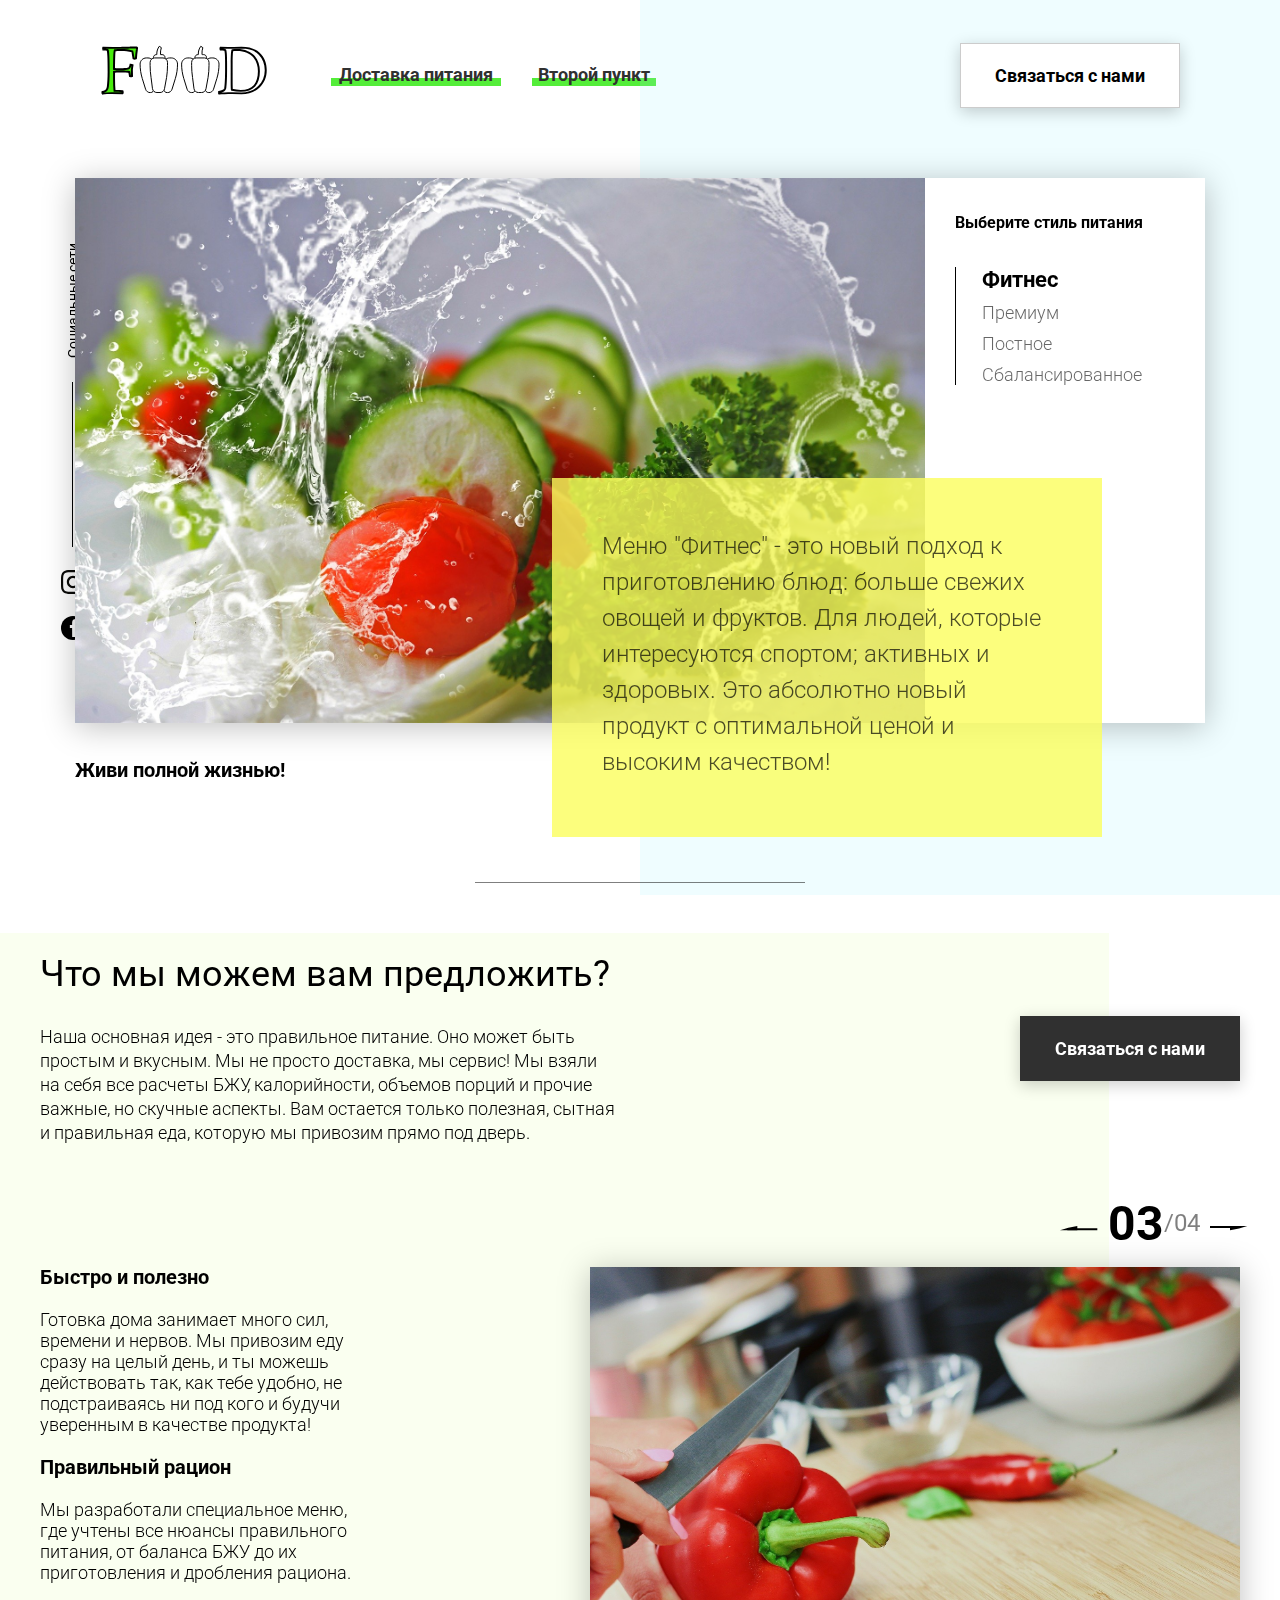
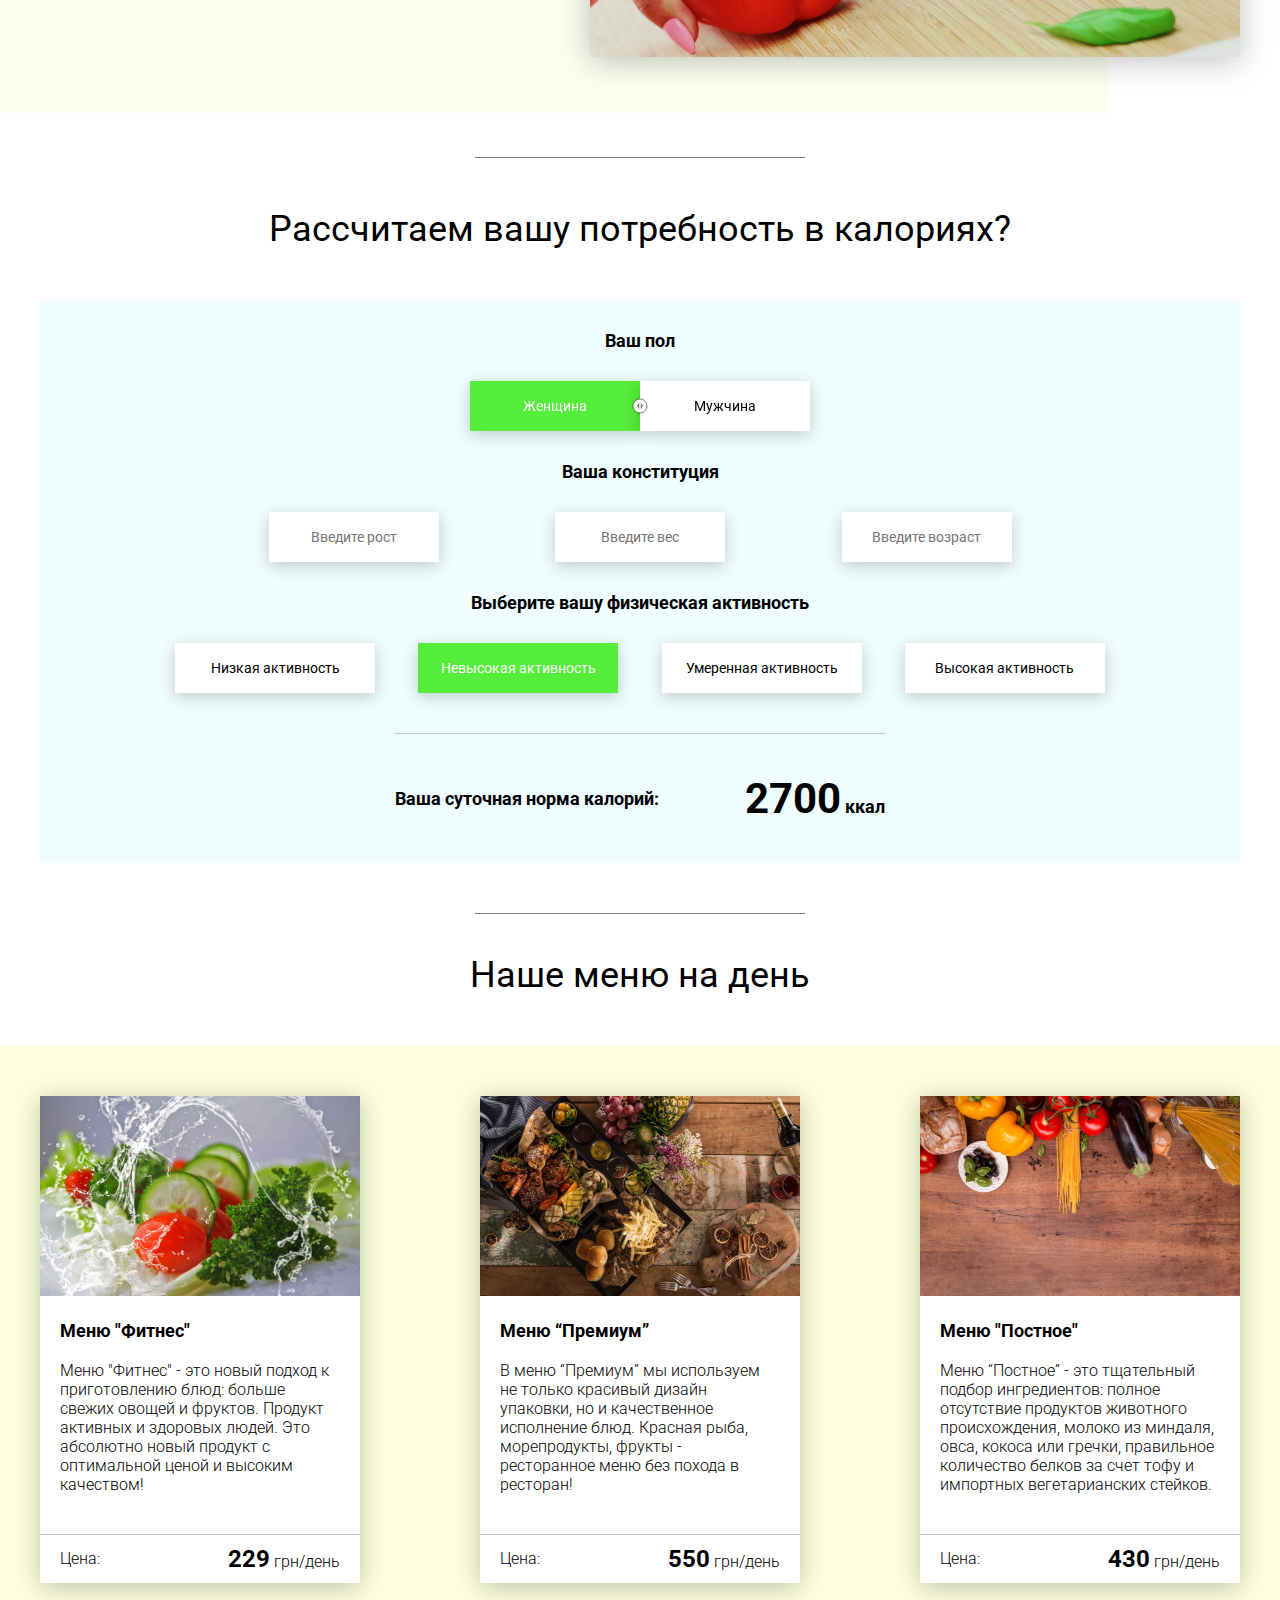
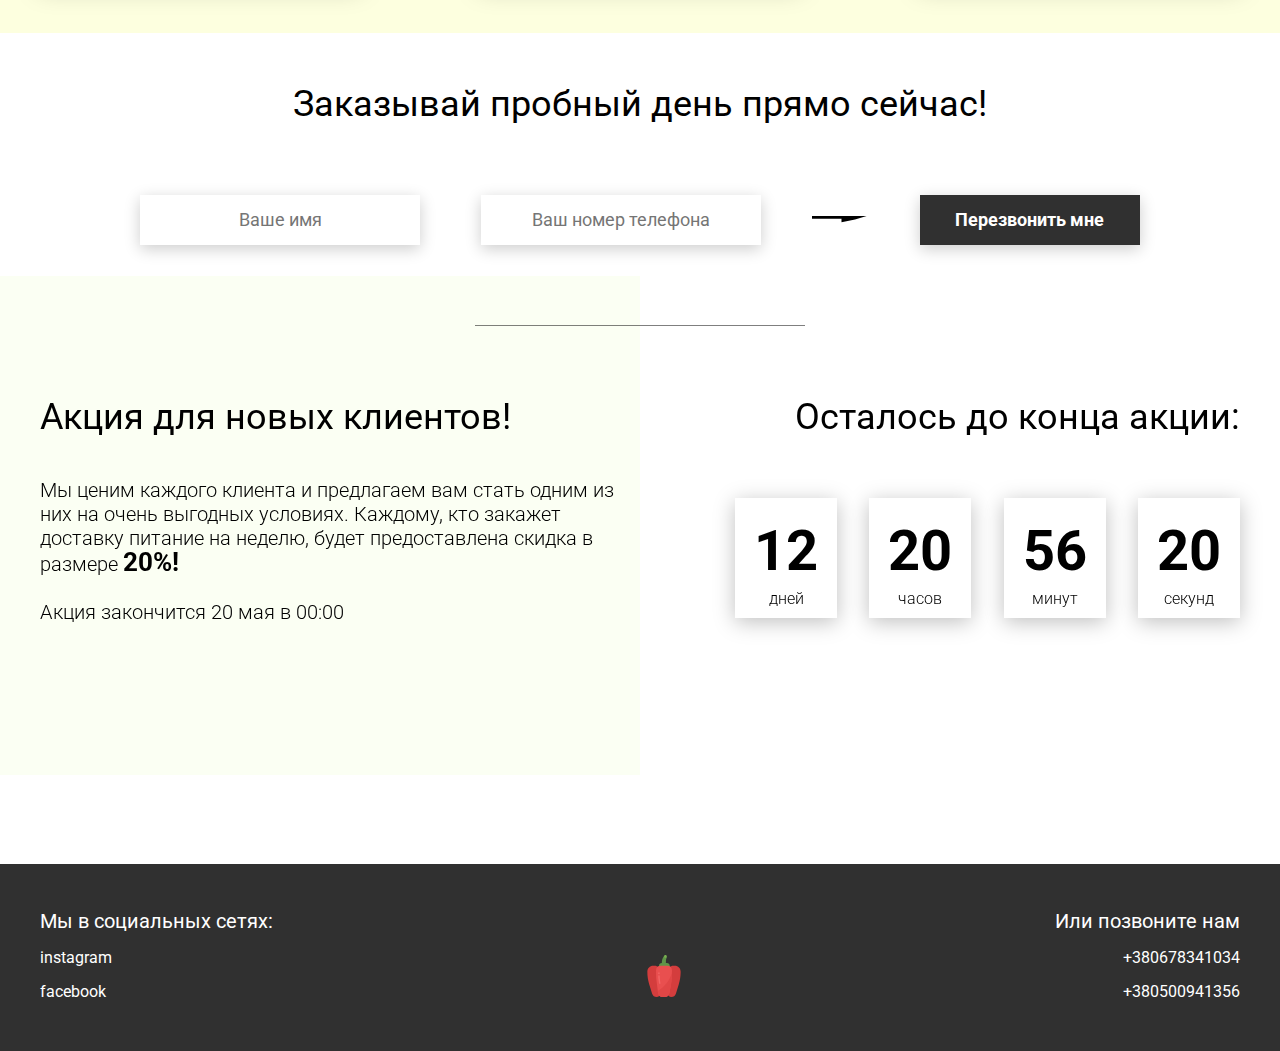
<file: Food/src/index.html>
<!DOCTYPE html>
<html lang="en">
<head>
    <meta charset="UTF-8">
    <meta name="viewport" content="width=device-width, initial-scale=1.0">
    <title>Food</title>
    <link rel="stylesheet" href="css/style.css">
</head>
<body>
    <header class="header">
        <div class="header__left-block">
            <div class="header__logo">
                <img src="icons/logo.svg" alt="Логотип">
            </div>
            <nav class="header__links">
                <a href="#" class="header__link">Доставка питания</a>
                <a href="#" class="header__link">Второй пункт</a>
            </nav>
        </div>
        <div class="header__right-block">
            <button class="btn btn_white">Связаться c нами</button>
        </div>
    </header>
    <div class="sidepanel">
        <div class="sidepanel__text"><span>Социальные сети</span></div>
        <div class="sidepanel__divider"></div>
        <a href="#" class="sidepanel__icon">
            <img src="icons/instagram.svg" alt="instagram">
        </a>
        <a href="#" class="sidepanel__icon">
            <img src="icons/facebook.svg" alt="facebook">
        </a>
    </div>

    <div class="preview">
        <div class="bgc_blue"></div>
        <div class="container">
            <div class="tabcontainer">
                <div class="tabcontent">
                    <img src="img/tabs/vegy.jpg" alt="vegy">
                    <div class="tabcontent__descr">
                        Меню "Фитнес" - это новый подход к приготовлению блюд: больше свежих овощей и фруктов. Для людей, которые интересуются спортом; активных и здоровых. Это абсолютно новый продукт с оптимальной ценой и высоким качеством!
                    </div>
                </div>
                <div class="tabcontent">
                    <img src="img/tabs/elite.jpg" alt="elite">
                    <div class="tabcontent__descr">
                        Меню “Премиум” - мы используем не только красивый дизайн упаковки, но и качественное исполнение блюд. Красная рыба, морепродукты, фрукты - ресторанное меню без похода в ресторан!                                     
                    </div>
                </div>
                <div class="tabcontent">
                    <img src="img/tabs/post.jpg" alt="post">
                    <div class="tabcontent__descr">
                        Наше специальное “Постное меню” - это тщательный подбор ингредиентов: полное отсутствие продуктов животного происхождения. Полная гармония с собой и природой в каждом элементе! Все будет Ом!                                     
                    </div>
                </div>
                <div class="tabcontent">
                    <img src="img/tabs/vegy.jpg" alt="vegy">
                    <div class="tabcontent__descr">
                        Меню "Сбалансированное" - это соответствие вашего рациона всем научным рекомендациям. Мы тщательно просчитываем вашу потребность в к/б/ж/у и создаем лучшие блюда для вас.
                    </div>
                </div>
                <div class="tabheader">
                    <h3>Выберите стиль питания</h3>
                    <div class="tabheader__items">
                        <div class="tabheader__item tabheader__item_active">Фитнес</div>
                        <div class="tabheader__item">Премиум</div>
                        <div class="tabheader__item">Постное</div>
                        <div class="tabheader__item">Сбалансированное</div>
                    </div>
                </div>
            </div>
            <div class="preview__life">Живи полной жизнью!</div>
        </div>
    </div>

    <div class="divider"></div>

    <div class="offer">
        <div class="bgc_y"></div>
        <div class="container">
            <div class="offer__text">
                <h2 class="title">Что мы можем вам предложить?</h2>
                <div class="offer__descr">
                    Наша основная идея - это правильное питание. Оно может быть простым и вкусным. Мы не просто доставка, мы сервис! Мы взяли на себя все расчеты БЖУ, калорийности, объемов порций и прочие важные, но скучные аспекты. Вам остается только полезная, сытная и правильная еда, которую мы привозим прямо под дверь.
                </div>
            </div>
            <div class="offer__action">
                <button class="btn btn_dark">Связаться с нами</button>
            </div>
        </div>
        <div class="container">
            <div class="offer__advantages">
                <h2>Быстро и полезно</h2>
                <div class="offer__advantages-text">
                    Готовка дома занимает много сил, времени и нервов. Мы привозим еду сразу на целый день, и ты можешь действовать так, как тебе удобно, не подстраиваясь ни под кого и будучи уверенным в качестве продукта!
                </div>
                <h2>Правильный рацион</h2>
                <div class="offer__advantages-text">
                    Мы разработали специальное меню, где учтены все нюансы правильного питания, от баланса БЖУ до их приготовления и дробления рациона.
                </div>
            </div>
            <div class="offer__slider">
                <div class="offer__slider-counter">
                    <div class="offer__slider-prev">
                        <img src="icons/left.svg" alt="prev">
                    </div>
                    <span id="current">03</span>
                    /
                    <span id="total">04</span>
                    <div class="offer__slider-next">
                        <img src="icons/right.svg" alt="next">
                    </div>
                </div>
                <div class="offer__slider-wrapper">
                    <div class="offer__slide">
                        <img src="img/slider/pepper.jpg" alt="pepper">
                    </div>
                    <!-- <div class="offer__slide">
                        <img src="img/slider/food-12.jpg" alt="food">
                    </div>
                    <div class="offer__slide">
                        <img src="img/slider/olive-oil.jpg" alt="oil">
                    </div>
                    <div class="offer__slide">
                        <img src="img/slider/paprika.jpg" alt="paprika">
                    </div> -->
                </div>
            </div>
        </div>
    </div>

    <div class="divider"></div>

    <div class="calculating">
        <div class="container">
            <h2 class="title">Рассчитаем вашу потребность в калориях?
            </h2>
            <div class="calculating__field">
                <div class="calculating__subtitle">
                    Ваш пол
                </div>
                <div class="calculating__choose" id="gender">
                    <div class="calculating__choose-item calculating__choose-item_active">Женщина</div>
                    <div class="calculating__choose-item">Мужчина</div>
                </div>

                <div class="calculating__subtitle">
                    Ваша конституция
                </div>
                <div class="calculating__choose calculating__choose_medium">
                    <input type="text" id="height" placeholder="Введите рост" class="calculating__choose-item">
                    <input type="text" id="weight" placeholder="Введите вес"  class="calculating__choose-item">
                    <input type="text" id="age" placeholder="Введите возраст" class="calculating__choose-item">
                </div>

                <div class="calculating__subtitle">
                    Выберите вашу физическая активность
                </div>
                <div class="calculating__choose calculating__choose_big">
                    <div id="low" class="calculating__choose-item">Низкая активность </div>
                    <div id="small"  class="calculating__choose-item calculating__choose-item_active">Невысокая активность</div>
                    <div id="medium" class="calculating__choose-item">Умеренная активность</div>
                    <div id="high" class="calculating__choose-item">Высокая активность</div>
                </div>

                <div class="calculating__divider"></div>

                <div class="calculating__total">
                    <div class="calculating__subtitle">
                        Ваша суточная норма калорий:
                    </div>
                    <div class="calculating__result">
                        <span>2700</span> ккал
                    </div>
                </div>
            </div>
        </div>
    </div>

    <div class="divider"></div>

    <div class="menu">
        <h2 class="title">Наше меню на день</h2>

        <div class="menu__field">
            <div class="container">
                <div class="menu__item">
                    <img src="img/tabs/vegy.jpg" alt="vegy">
                    <h3 class="menu__item-subtitle">Меню "Фитнес"</h3>
                    <div class="menu__item-descr">Меню "Фитнес" - это новый подход к приготовлению блюд: больше свежих овощей и фруктов. Продукт активных и здоровых людей. Это абсолютно новый продукт с оптимальной ценой и высоким качеством!</div>
                    <div class="menu__item-divider"></div>
                    <div class="menu__item-price">
                        <div class="menu__item-cost">Цена:</div>
                        <div class="menu__item-total"><span>229</span> грн/день</div>
                    </div>
                </div>
                <div class="menu__item">
                    <img src="img/tabs/elite.jpg" alt="elite">
                    <h3 class="menu__item-subtitle">Меню “Премиум”</h3>
                    <div class="menu__item-descr">В меню “Премиум” мы используем не только красивый дизайн упаковки, но и качественное исполнение блюд. Красная рыба, морепродукты, фрукты - ресторанное меню без похода в ресторан!</div>
                    <div class="menu__item-divider"></div>
                    <div class="menu__item-price">
                        <div class="menu__item-cost">Цена:</div>
                        <div class="menu__item-total"><span>550</span> грн/день</div>
                    </div>
                </div>
                <div class="menu__item">
                    <img src="img/tabs/post.jpg" alt="post">
                    <h3 class="menu__item-subtitle">Меню "Постное"</h3>
                    <div class="menu__item-descr">Меню “Постное” - это тщательный подбор ингредиентов: полное отсутствие продуктов животного происхождения, молоко из миндаля, овса, кокоса или гречки, правильное количество белков за счет тофу и импортных вегетарианских стейков. </div>
                    <div class="menu__item-divider"></div>
                    <div class="menu__item-price">
                        <div class="menu__item-cost">Цена:</div>
                        <div class="menu__item-total"><span>430</span> грн/день</div>
                    </div>
                </div>
            </div>
        </div>
    </div>

    <div class="order">
        <div class="container">
            <div class="title">Заказывай пробный день прямо сейчас!</div>
            <form action="#" class="order__form">
                <input required placeholder="Ваше имя" name="name" type="text" class="order__input">
                <input required placeholder="Ваш номер телефона" name="phone" type="phone" class="order__input">
                <img src="icons/right.svg" alt="right">
                <button class="btn btn_dark btn_min">Перезвонить мне</button>
            </form>
        </div>
    </div>

    <div class="divider"></div>

    <div class="promotion">
        <div class="bgc_y"></div>
        <div class="container">
            <div class="promotion__text">
                <div class="title">Акция для новых клиентов!</div>
                <div class="promotion__descr">
                    Мы ценим каждого клиента и предлагаем вам стать одним из них на очень выгодных условиях. 
                    Каждому, кто закажет доставку питание на неделю, будет предоставлена скидка в размере <span>20%!</span>
                    <br><br>
                    Акция закончится 20 мая в 00:00
                </div>
            </div>
            <div class="promotion__timer">
                <div class="title">Осталось до конца акции:</div>
                <div class="timer">
                    <div class="timer__block">
                        <span id="days">12</span>
                        дней
                    </div>
                    <div class="timer__block">
                        <span id="hours">20</span>
                        часов
                    </div>
                    <div class="timer__block">
                        <span id="minutes">56</span>
                        минут
                    </div>
                    <div class="timer__block">
                        <span id="seconds">20</span>
                        секунд
                    </div>
                </div>
            </div>
        </div>
    </div>

    <footer class="footer">
        <div class="container">
            <div class="social">
                <div class="subtitle">Мы в социальных сетях:</div>
                <a href="#" class="link">instagram</a>
                <a href="#" class="link">facebook</a>
            </div>
            <div class="pepper">
                <img src="icons/veg.svg" alt="pepper">
            </div>
            <div class="call">
                <div class="subtitle">Или позвоните нам</div>
                <a href="#" class="link">+380678341034</a>
                <a href="#" class="link">+380500941356</a>
            </div>
        </div>
    </footer>

    <div class="modal">
        <div class="modal__dialog">
            <div class="modal__content">
                <form action="#">
                    <div class="modal__close">&times;</div>
                    <div class="modal__title">Мы свяжемся с вами как можно быстрее!</div>
                    <input required placeholder="Ваше имя" name="name" type="text" class="modal__input">
                    <input required placeholder="Ваш номер телефона" name="phone" type="phone" class="modal__input">
                    <button class="btn btn_dark btn_min">Перезвонить мне</button>
                </form>
            </div>
        </div>
    </div>

    <script src="/Food/src/js/main.js"></script>
</body>
</html>
</file>
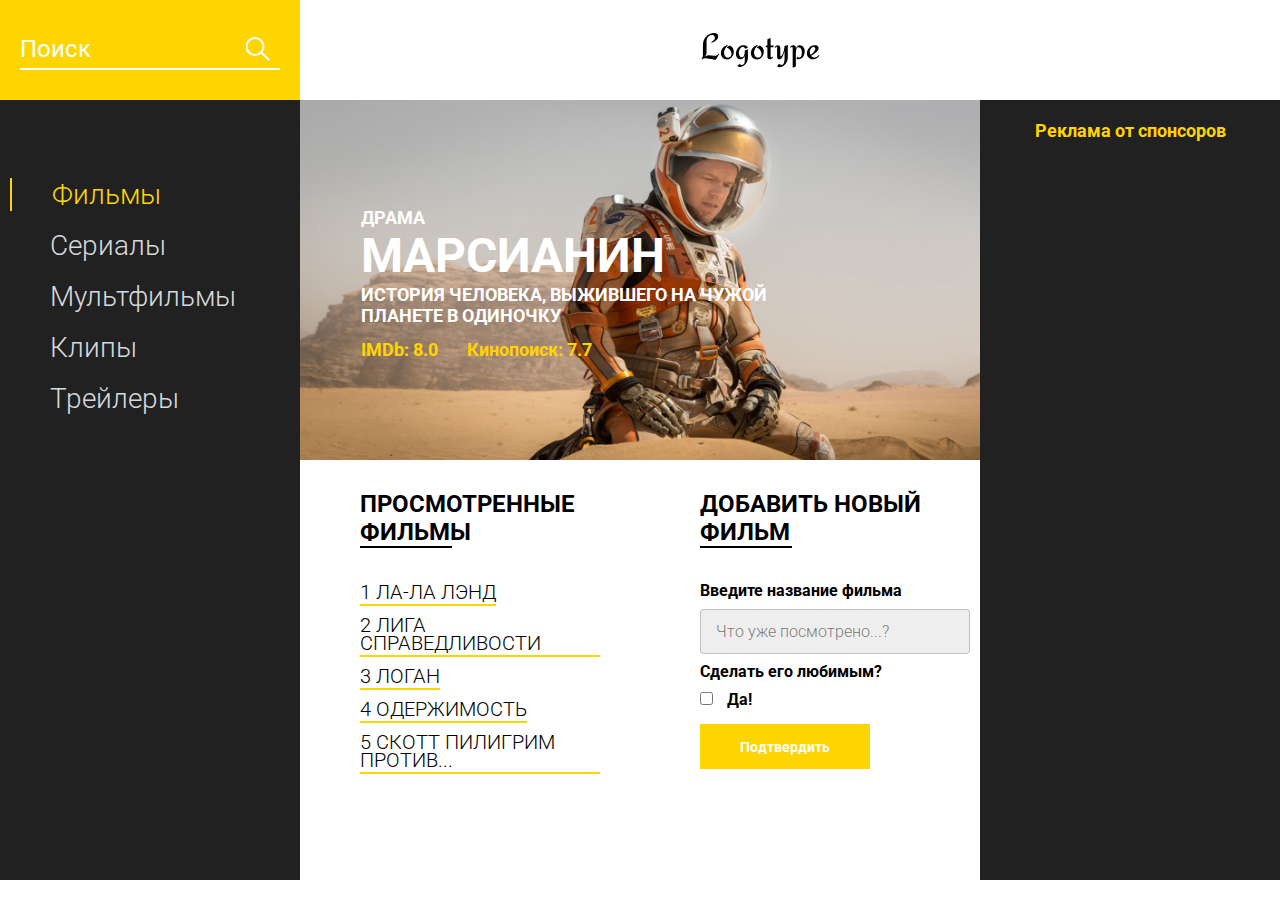
<file: website/project/index.html>
<!DOCTYPE html>
<html lang="en">
<head>
    <meta charset="UTF-8">
    <meta name="viewport" content="width=device-width, initial-scale=1.0">
    <title>Movie DB</title>
    <link href="https://fonts.googleapis.com/css?family=Roboto:300,400,700&display=swap&subset=cyrillic-ext" rel="stylesheet">
    <link rel="stylesheet" href="css/style.min.css">
</head>
<body>
    <header class="header">
        <div class="header__search">
            <form action="#">
                <input type="text" placeholder="Поиск">
            </form>
        </div>
        <div class="header__logo">
            <img src="icons/Logotype.svg" alt="logo">
        </div>
    </header>
    <main class="promo">
        <div class="promo__menu">
            <nav class="promo__menu-list">
                <ul>
                    <li><a class="promo__menu-item promo__menu-item_active" href="#">Фильмы</a></li>
                    <li><a class="promo__menu-item" href="#">Сериалы</a></li>
                    <li><a class="promo__menu-item" href="#">Мультфильмы</a></li>
                    <li><a class="promo__menu-item" href="#">Клипы</a></li>
                    <li><a class="promo__menu-item" href="#">Трейлеры</a></li>
                </ul>
            </nav>
        </div>
        <div class="promo__content">
            <div class="promo__bg">
                <div class="promo__genre">КОМЕДИЯ</div>
                <div class="promo__title">МАРСИАНИН</div>
                <div class="promo__descr">ИСТОРИЯ ЧЕЛОВЕКА, ВЫЖИВШЕГО НА ЧУЖОЙ ПЛАНЕТЕ В ОДИНОЧКУ</div>
                <div class="promo__ratings">
                    <span>IMDb: 8.0</span>
                    <span>Кинопоиск: 7.7</span>
                </div>
            </div>
            <div class="promo__interactive">
                <div>
                    <div class="promo__interactive-title">ПРОСМОТРЕННЫЕ ФИЛЬМЫ</div>
                    <ul class="promo__interactive-list">
                        <li class="promo__interactive-item">ЛОГАН
                            <div class="delete"></div>
                        </li>
                        <li class="promo__interactive-item">ЛИГА СПРАВЕДЛИВОСТИ
                            <div class="delete"></div>
                        </li>
                        <li class="promo__interactive-item">ЛА-ЛА ЛЭНД
                            <div class="delete"></div>
                        </li>
                        <li class="promo__interactive-item">ОДЕРЖИМОСТЬ
                            <div class="delete"></div>
                        </li>
                        <li class="promo__interactive-item">СКОТТ ПИЛИГРИМ ПРОТИВ...
                            <div class="delete"></div>
                        </li>
                    </ul>
                </div>
                <div>
                    <form class="add">
                        <div class="promo__interactive-title">ДОБАВИТЬ НОВЫЙ ФИЛЬМ</div>
                        <span>Введите название фильма</span>
                        <input class="adding__input" type="text" placeholder="Что уже посмотрено...?">
                        <span>Сделать его любимым?</span>
                        <input type="checkbox">
                        <span class="yes">Да!</span>
                        <button class="button">Подтвердить</button>
                    </form>
                </div>
            </div>
        </div>
        <div class="promo__adv">
            <div class="promo__adv-title">Реклама от спонсоров</div>
            <img src="img/content_1.jpg" alt="some picture">
            <img src="img/content_2.jpg" alt="some picture">
            <img src="img/content_3.png" alt="some picture">
        </div>
    </main>

    <script src="js/script.js"></script>
</body>
</html>
</file>
<file: Food/src/css/style.css>
@import url("https://fonts.googleapis.com/css?family=Roboto:300,400,700&display=swap&subset=cyrillic-ext");
* {
  -webkit-box-sizing: border-box;
          box-sizing: border-box;
  margin: 0;
  padding: 0;
  font-family: "Roboto", sans-serif;
}

a {
  text-decoration: none;
}

.btn {
  width: 220px;
  height: 65px;
  display: -webkit-box;
  display: -ms-flexbox;
  display: flex;
  -webkit-box-pack: center;
      -ms-flex-pack: center;
          justify-content: center;
  -webkit-box-align: center;
      -ms-flex-align: center;
          align-items: center;
  background-color: #fff;
  font-size: 18px;
  font-weight: bold;
  border: 1px solid rgba(0, 0, 0, 0.2);
  -webkit-box-shadow: 0px 4px 15px rgba(0, 0, 0, 0.2);
          box-shadow: 0px 4px 15px rgba(0, 0, 0, 0.2);
  cursor: pointer;
  -webkit-transition: 0.3s all;
  transition: 0.3s all;
  outline: none;
}
.btn_white {
  background-color: #fff;
}
.btn_dark {
  background-color: #303030;
  color: #fff;
  border: none;
}
.btn_min {
  height: 50px;
}
.btn:hover {
  -webkit-box-shadow: 0px 4px 30px rgba(0, 0, 0, 0.3);
          box-shadow: 0px 4px 30px rgba(0, 0, 0, 0.3);
}

.container {
  max-width: 1200px;
  margin: 0 auto;
}

.divider {
  width: 330px;
  height: 1px;
  margin: 0 auto;
  background-color: rgba(0, 0, 0, 0.5);
}

.title {
  font-size: 36px;
  font-weight: 400;
}

.header {
  display: -webkit-box;
  display: -ms-flexbox;
  display: flex;
  -webkit-box-pack: justify;
      -ms-flex-pack: justify;
          justify-content: space-between;
  -webkit-box-align: center;
      -ms-flex-align: center;
          align-items: center;
  height: 150px;
  padding: 0 100px;
}
.header__left-block {
  display: -webkit-box;
  display: -ms-flexbox;
  display: flex;
  -webkit-box-pack: justify;
      -ms-flex-pack: justify;
          justify-content: space-between;
  min-width: 550px;
}
.header__logo {
  max-width: 170px;
}
.header__logo img {
  width: 100%;
}
.header__links {
  display: -webkit-box;
  display: -ms-flexbox;
  display: flex;
  -webkit-box-align: center;
      -ms-flex-align: center;
          align-items: center;
}
.header__link {
  position: relative;
  margin-right: 45px;
  font-weight: bold;
  font-size: 18px;
  color: #303030;
}
.header__link:after {
  content: "";
  position: absolute;
  display: block;
  width: 110%;
  left: -5%;
  bottom: -1px;
  z-index: -1;
  height: 8px;
  background: #54ED39;
}
.header__link:last-child {
  margin-right: 0;
}

.sidepanel {
  position: fixed;
  left: 60px;
  top: 240px;
  height: 400px;
  width: 25px;
  display: -webkit-box;
  display: -ms-flexbox;
  display: flex;
  -webkit-box-orient: vertical;
  -webkit-box-direction: normal;
      -ms-flex-direction: column;
          flex-direction: column;
  -webkit-box-pack: justify;
      -ms-flex-pack: justify;
          justify-content: space-between;
  -webkit-box-align: center;
      -ms-flex-align: center;
          align-items: center;
}
.sidepanel__text {
  width: 120px;
  height: 120px;
  font-size: 14px;
}
.sidepanel__text span {
  display: -webkit-box;
  display: -ms-flexbox;
  display: flex;
  -webkit-transform: rotate(-90deg) translateX(-50px);
          transform: rotate(-90deg) translateX(-50px);
}
.sidepanel__divider {
  width: 1px;
  height: 165px;
  background-color: #000;
}
.sidepanel__icon {
  width: 24px;
  height: 24px;
}
.sidepanel__icon img {
  width: 100%;
}

.preview {
  padding: 28px 0 100px 0;
  position: relative;
}
.preview__life {
  font-weight: bold;
  font-size: 20px;
  margin-left: 35px;
  margin-top: 35px;
}

.bgc_blue {
  position: absolute;
  right: 0;
  top: -155px;
  width: 50vw;
  height: 900px;
  background: rgba(146, 242, 255, 0.15);
  z-index: -1;
}

.tabcontainer {
  display: -webkit-box;
  display: -ms-flexbox;
  display: flex;
  width: 1130px;
  margin: 0 auto;
  -webkit-box-shadow: 0px 4px 30px rgba(0, 0, 0, 0.25);
          box-shadow: 0px 4px 30px rgba(0, 0, 0, 0.25);
}

.tabcontent {
  width: 850px;
  position: relative;
}
.tabcontent img {
  width: 100%;
  height: 100%;
  -o-object-fit: cover;
     object-fit: cover;
}
.tabcontent__descr {
  position: absolute;
  top: 300px;
  right: -177px;
  width: 550px;
  height: 359px;
  background: rgba(251, 254, 93, 0.8);
  padding: 50px;
  font-size: 24px;
  font-weight: 300;
  line-height: 36px;
  color: rgba(0, 0, 0, 0.7);
}

.tabheader {
  width: 280px;
  padding: 35px 30px;
  background-color: #fff;
}
.tabheader h3 {
  font-weight: bold;
  font-size: 16px;
}
.tabheader__items {
  margin-top: 35px;
  padding-left: 26px;
  border-left: 1px solid black;
}
.tabheader__item {
  font-weight: bold;
  font-size: 18px;
  font-weight: 300;
  margin-top: 10px;
  color: rgba(0, 0, 0, 0.6);
  cursor: pointer;
  -webkit-transition: 0.3s all;
  transition: 0.3s all;
}
.tabheader__item_active {
  color: #000;
  font-size: 22px;
  font-weight: 700;
}

.offer {
  padding: 70px 0 100px 0;
  position: relative;
}
.offer .container {
  display: -webkit-box;
  display: -ms-flexbox;
  display: flex;
  -webkit-box-pack: justify;
      -ms-flex-pack: justify;
          justify-content: space-between;
}
.offer .bgc_y {
  position: absolute;
  width: 1109px;
  height: 780px;
  background: rgba(243, 255, 222, 0.45);
  z-index: -1;
  top: 50px;
}
.offer__text {
  width: 580px;
}
.offer__descr {
  font-size: 18px;
  margin-top: 30px;
  font-weight: 300;
  line-height: 24px;
}
.offer__action {
  display: -webkit-box;
  display: -ms-flexbox;
  display: flex;
  -webkit-box-align: center;
      -ms-flex-align: center;
          align-items: center;
  -webkit-box-pack: end;
      -ms-flex-pack: end;
          justify-content: flex-end;
}
.offer__advantages {
  width: 330px;
  margin-top: 50px;
}
.offer__advantages h2 {
  font-weight: bold;
  font-size: 20px;
  margin-top: 20px;
}
.offer__advantages h2:first-child {
  margin-top: 70px;
}
.offer__advantages-text {
  margin-top: 20px;
  font-size: 18px;
  font-weight: 300;
  line-height: 21px;
}
.offer__slider {
  width: 650px;
  margin-top: 50px;
  display: -webkit-box;
  display: -ms-flexbox;
  display: flex;
  -webkit-box-orient: vertical;
  -webkit-box-direction: normal;
      -ms-flex-direction: column;
          flex-direction: column;
  -webkit-box-align: end;
      -ms-flex-align: end;
          align-items: flex-end;
}
.offer__slider-counter {
  display: -webkit-box;
  display: -ms-flexbox;
  display: flex;
  width: 180px;
  -webkit-box-align: center;
      -ms-flex-align: center;
          align-items: center;
  font-size: 24px;
  color: rgba(0, 0, 0, 0.5);
}
.offer__slider-wrapper {
  width: 100%;
  margin-top: 15px;
  -webkit-box-shadow: 0px 4px 30px rgba(0, 0, 0, 0.25);
          box-shadow: 0px 4px 30px rgba(0, 0, 0, 0.25);
}
.offer__slider-prev {
  margin-right: 10px;
  cursor: pointer;
}
.offer__slider-next {
  margin-left: 10px;
  cursor: pointer;
}
.offer__slider #current {
  font-size: 48px;
  font-weight: bold;
  color: rgb(0, 0, 0);
}
.offer__slide {
  width: 100%;
  height: 390px;
}
.offer__slide img {
  width: 100%;
  height: 100%;
  -o-object-fit: cover;
     object-fit: cover;
}

.calculating {
  padding: 50px 0;
}
.calculating .title {
  text-align: center;
}
.calculating__field {
  width: 100%;
  margin-top: 50px;
  background: rgba(146, 242, 255, 0.15);
  padding: 30px 0 40px 0;
}
.calculating__subtitle {
  text-align: center;
  font-size: 18px;
  font-weight: bold;
  margin-top: 30px;
}
.calculating__subtitle:first-child {
  margin-top: 0;
}
.calculating #gender:after {
  content: "";
  position: absolute;
  top: 50%;
  -webkit-transform: translateY(-50%);
          transform: translateY(-50%);
  display: block;
  width: 16px;
  height: 16px;
  background: url("../icons/switch.svg") center center/cover no-repeat;
}
.calculating__choose {
  position: relative;
  display: -webkit-box;
  display: -ms-flexbox;
  display: flex;
  margin-top: 30px;
  -webkit-box-pack: center;
      -ms-flex-pack: center;
          justify-content: center;
}
.calculating__choose-item {
  display: -webkit-box;
  display: -ms-flexbox;
  display: flex;
  -webkit-box-align: center;
      -ms-flex-align: center;
          align-items: center;
  -webkit-box-pack: center;
      -ms-flex-pack: center;
          justify-content: center;
  width: 170px;
  height: 50px;
  padding: 0 10px;
  background: #FFFFFF;
  -webkit-box-shadow: 0px 4px 15px rgba(0, 0, 0, 0.2);
          box-shadow: 0px 4px 15px rgba(0, 0, 0, 0.2);
  border: none;
  text-align: center;
  font-size: 14px;
  cursor: pointer;
  outline: none;
  -webkit-transition: 0.3s all;
  transition: 0.3s all;
}
.calculating__choose-item_active {
  color: #fff;
  background-color: #54ED39;
}
.calculating__choose_medium {
  width: 743px;
  -webkit-box-pack: justify;
      -ms-flex-pack: justify;
          justify-content: space-between;
  margin: 30px auto 0 auto;
}
.calculating__choose_big {
  width: 930px;
  -webkit-box-pack: justify;
      -ms-flex-pack: justify;
          justify-content: space-between;
  margin: 30px auto 0 auto;
}
.calculating__choose_big .calculating__choose-item {
  width: 200px;
}
.calculating__divider {
  width: 490px;
  height: 1px;
  margin: 40px auto;
  background-color: rgba(0, 0, 0, 0.2);
}
.calculating__total {
  width: 490px;
  margin: 0 auto;
  display: -webkit-box;
  display: -ms-flexbox;
  display: flex;
  -webkit-box-pack: justify;
      -ms-flex-pack: justify;
          justify-content: space-between;
  -webkit-box-align: center;
      -ms-flex-align: center;
          align-items: center;
}
.calculating__result {
  font-size: 18px;
  font-weight: bold;
}
.calculating__result span {
  font-size: 42px;
}

.menu {
  padding: 40px 0 50px 0;
}
.menu .container {
  display: -webkit-box;
  display: -ms-flexbox;
  display: flex;
  -webkit-box-pack: justify;
      -ms-flex-pack: justify;
          justify-content: space-between;
  -webkit-box-align: start;
      -ms-flex-align: start;
          align-items: flex-start;
}
.menu .title {
  text-align: center;
}
.menu__field {
  margin-top: 50px;
  padding: 50px 0;
  width: 100%;
  background: rgba(249, 254, 126, 0.25);
}
.menu__item {
  width: 320px;
  min-height: 450px;
  background: #FFFFFF;
  -webkit-box-shadow: 0px 4px 25px rgba(0, 0, 0, 0.25);
          box-shadow: 0px 4px 25px rgba(0, 0, 0, 0.25);
  font-size: 16px;
  font-weight: 300;
}
.menu__item img {
  width: 100%;
  height: 200px;
  -o-object-fit: cover;
     object-fit: cover;
}
.menu__item-subtitle {
  font-weight: bold;
  font-size: 18px;
  padding: 0 20px;
  margin-top: 20px;
}
.menu__item-descr {
  margin-top: 20px;
  padding: 0 20px;
}
.menu__item-divider {
  width: 100%;
  height: 1px;
  background-color: rgba(0, 0, 0, 0.25);
  margin-top: 40px;
}
.menu__item-price {
  display: -webkit-box;
  display: -ms-flexbox;
  display: flex;
  -webkit-box-pack: justify;
      -ms-flex-pack: justify;
          justify-content: space-between;
  -webkit-box-align: center;
      -ms-flex-align: center;
          align-items: center;
  padding: 10px 20px;
}
.menu__item-price span {
  font-size: 24px;
  font-weight: bold;
}

.order {
  padding-bottom: 80px;
}
.order .title {
  text-align: center;
}
.order__form {
  margin-top: 70px;
  padding: 0 100px;
  display: -webkit-box;
  display: -ms-flexbox;
  display: flex;
  -webkit-box-pack: justify;
      -ms-flex-pack: justify;
          justify-content: space-between;
  -webkit-box-align: center;
      -ms-flex-align: center;
          align-items: center;
}
.order__form img {
  -webkit-transform: scale(1.5);
          transform: scale(1.5);
}
.order__input {
  width: 280px;
  height: 50px;
  background: #FFFFFF;
  -webkit-box-shadow: 0px 4px 15px rgba(0, 0, 0, 0.2);
          box-shadow: 0px 4px 15px rgba(0, 0, 0, 0.2);
  border: none;
  font-size: 18px;
  text-align: center;
  padding: 0 20px;
  outline: none;
}

.promotion {
  padding: 70px 0 240px 0;
  position: relative;
}
.promotion .container {
  display: -webkit-box;
  display: -ms-flexbox;
  display: flex;
}
.promotion .bgc_y {
  position: absolute;
  width: 50%;
  height: 499px;
  background: rgba(243, 255, 222, 0.35);
  z-index: -1;
  top: -50px;
  left: 0;
}
.promotion__text {
  width: 50%;
}
.promotion__descr {
  margin-top: 40px;
  font-size: 20px;
  line-height: 24px;
  font-weight: 300;
}
.promotion__descr span {
  font-weight: bold;
  font-size: 26px;
}
.promotion__timer {
  width: 50%;
}
.promotion__timer .title {
  text-align: right;
}
.promotion__timer .timer {
  margin-top: 60px;
  padding-left: 95px;
  display: -webkit-box;
  display: -ms-flexbox;
  display: flex;
  -webkit-box-pack: justify;
      -ms-flex-pack: justify;
          justify-content: space-between;
  -webkit-box-align: center;
      -ms-flex-align: center;
          align-items: center;
}
.promotion__timer .timer__block {
  width: 102px;
  height: 120px;
  background: #FFFFFF;
  -webkit-box-shadow: 0px 4px 20px rgba(0, 0, 0, 0.25);
          box-shadow: 0px 4px 20px rgba(0, 0, 0, 0.25);
  font-size: 16px;
  font-weight: 300;
  text-align: center;
}
.promotion__timer .timer__block span {
  display: block;
  margin-top: 20px;
  margin-bottom: 5px;
  font-size: 56px;
  font-weight: bold;
}

.footer {
  min-height: 180px;
  background-color: #303030;
  padding: 45px 0 50px 0;
  color: #fff;
}
.footer .container {
  height: 100%;
  display: -webkit-box;
  display: -ms-flexbox;
  display: flex;
  -webkit-box-pack: justify;
      -ms-flex-pack: justify;
          justify-content: space-between;
  -webkit-box-align: end;
      -ms-flex-align: end;
          align-items: flex-end;
}
.footer .subtitle {
  font-size: 20px;
}
.footer .link {
  display: block;
  margin-top: 15px;
  font-size: 16px;
  color: #fff;
}
.footer .call {
  text-align: right;
}

.modal {
  position: fixed;
  top: 0;
  left: 0;
  z-index: 1050;
  display: none;
  width: 100%;
  height: 100%;
  overflow: hidden;
  background-color: rgba(0, 0, 0, 0.5);
}
.modal__dialog {
  max-width: 500px;
  margin: 40px auto;
}
.modal__content {
  position: relative;
  width: 100%;
  padding: 40px;
  background-color: #fff;
  border: 1px solid rgba(0, 0, 0, 0.2);
  border-radius: 4px;
  max-height: 80vh;
  overflow-y: auto;
}
.modal__close {
  position: absolute;
  top: 8px;
  right: 14px;
  font-size: 30px;
  color: #000;
  opacity: 0.5;
  font-weight: 700;
  border: none;
  background-color: transparent;
  cursor: pointer;
}
.modal__title {
  text-align: center;
  font-size: 22px;
  text-transform: uppercase;
}
.modal__input {
  display: block;
  margin: 20px auto 20px auto;
  width: 280px;
  height: 50px;
  background: #FFFFFF;
  -webkit-box-shadow: 0px 4px 15px rgba(0, 0, 0, 0.2);
          box-shadow: 0px 4px 15px rgba(0, 0, 0, 0.2);
  border: none;
  font-size: 18px;
  text-align: center;
  padding: 0 20px;
  outline: none;
}
.modal .btn {
  display: block;
  width: 280px;
  margin: 0 auto;
}
</file>
<file: website/project/css/style.min.css>
*{-webkit-box-sizing:border-box;box-sizing:border-box;margin:0;padding:0;font-family:'Roboto', sans-serif}.header{display:-webkit-box;display:-ms-flexbox;display:flex;height:100px}.header__search{display:-webkit-box;display:-ms-flexbox;display:flex;-webkit-box-pack:center;-ms-flex-pack:center;justify-content:center;-webkit-box-align:center;-ms-flex-align:center;align-items:center;height:100%;width:300px;background:#FFD500}.header__search form{position:relative;width:260px;height:30px}.header__search form input{width:100%;border:none;border-bottom:2px solid #fff;background-color:transparent;color:#fff;font-size:24px;line-height:28px;padding-bottom:5px;outline:none}.header__search form input::-webkit-input-placeholder{color:#fff}.header__search form input:-ms-input-placeholder{color:#fff}.header__search form input::-ms-input-placeholder{color:#fff}.header__search form input::placeholder{color:#fff}.header__search form:after{content:'';display:block;position:absolute;top:2px;right:10px;background:url("../icons/search.svg") center center/cover no-repeat;width:24px;height:24px}.header__logo{display:-webkit-box;display:-ms-flexbox;display:flex;-webkit-box-pack:center;-ms-flex-pack:center;justify-content:center;-webkit-box-align:center;-ms-flex-align:center;align-items:center;height:100%;width:calc(100% - 360px)}.promo{height:780px;display:-webkit-box;display:-ms-flexbox;display:flex}.promo__menu{width:300px;height:100%;background:#212121;padding:60px 0 0 10px}.promo__menu-item{display:block;font-size:28px;line-height:33px;color:#D6D9DC;text-decoration:none;font-weight:300;padding-left:40px;margin-top:18px}.promo__menu-item:hover{color:#FFD500}.promo__menu-item_active{border-left:2px solid  #FFD500;color:#FFD500}.promo__content{width:calc(100% - 600px)}.promo__bg{height:360px;background:url("../img/mars.webp") center center/cover no-repeat;background-position:top;padding:107px 0 0 61px}.promo__genre{font-weight:bold;font-size:18px;line-height:21px;color:#FFFFFF;text-transform:uppercase}.promo__title{font-weight:bold;font-size:48px;line-height:56px;color:#FFFFFF;text-transform:uppercase}.promo__descr{width:481px;font-weight:bold;font-size:18px;line-height:21px;color:#FFFFFF;text-transform:uppercase}.promo__ratings{margin-top:13px}.promo__ratings span{font-weight:bold;font-size:18px;line-height:21px;color:#FFD500;margin-right:25px}.promo__interactive{display:-webkit-box;display:-ms-flexbox;display:flex}.promo__interactive>div{width:50%;padding:30px 0 0 60px}.promo__interactive-title{display:inline-block;font-weight:bold;font-size:24px;line-height:28px;color:#000000}.promo__interactive-title:after{content:'';display:block;width:33%;height:2px;background-color:#000}.promo__interactive-list{list-style-type:none;margin-top:35px;display:-webkit-box;display:-ms-flexbox;display:flex;-webkit-box-orient:vertical;-webkit-box-direction:normal;-ms-flex-direction:column;flex-direction:column;-webkit-box-align:start;-ms-flex-align:start;align-items:flex-start}.promo__interactive-item{display:inline-block;position:relative;font-weight:300;font-size:20px;line-height:18px;color:#000000;margin-bottom:15px;padding-right:40px;text-transform:uppercase}.promo__interactive-item span{display:block;position:absolute;left:-30px;top:50%;-webkit-transform:translateY(-50%);transform:translateY(-50%);width:20px;height:20px;background:url("../icons/Star.svg") center center/cover no-repeat}.promo__interactive-item:before{content:'';position:absolute;bottom:-5px;display:block;width:calc(100% - 40px);height:2px;background-color:#FFD500}.promo__interactive-item:hover .delete{content:'';display:block;position:absolute;right:0px;top:50%;-webkit-transform:translateY(-50%);transform:translateY(-50%);width:20px;height:20px;background:url("../icons/trash.png") center center/cover no-repeat;cursor:pointer}.promo__interactive .add .promo__interactive-title{margin-bottom:25px}.promo__interactive .add span{display:block;margin:10px 0;font-weight:bold;font-size:16px;line-height:16px;color:#000000}.promo__interactive .add .yes{display:inline;margin-left:10px}.promo__interactive .add input[type="text"]{width:270px;height:45px;line-height:50px;font-size:16px;background:rgba(196,196,196,0.29);border:1px solid rgba(0,0,0,0.19);padding:0 15px;outline:none;border-radius:4px}.promo__interactive .add input[type="text"]::-webkit-input-placeholder{font-weight:300;font-size:16px;color:rgba(0,0,0,0.53)}.promo__interactive .add input[type="text"]:-ms-input-placeholder{font-weight:300;font-size:16px;color:rgba(0,0,0,0.53)}.promo__interactive .add input[type="text"]::-ms-input-placeholder{font-weight:300;font-size:16px;color:rgba(0,0,0,0.53)}.promo__interactive .add input[type="text"]::placeholder{font-weight:300;font-size:16px;color:rgba(0,0,0,0.53)}.promo__interactive .add button{display:block;margin-top:15px;width:170px;height:45px;background:#FFD500;font-weight:bold;font-size:14px;line-height:14px;color:#FFFFFF;border:none;outline:none;cursor:pointer}.promo__interactive .add button:active{-webkit-transform:scale(0.95);transform:scale(0.95)}.promo__adv{background:#212121;width:300px;height:100%}.promo__adv-title{font-weight:bold;font-size:18px;line-height:21px;color:#FFD500;margin:20px 0;text-align:center}.promo__adv img{width:100%;margin-bottom:10px}
/*# sourceMappingURL=style.min.css.map */
</file>
